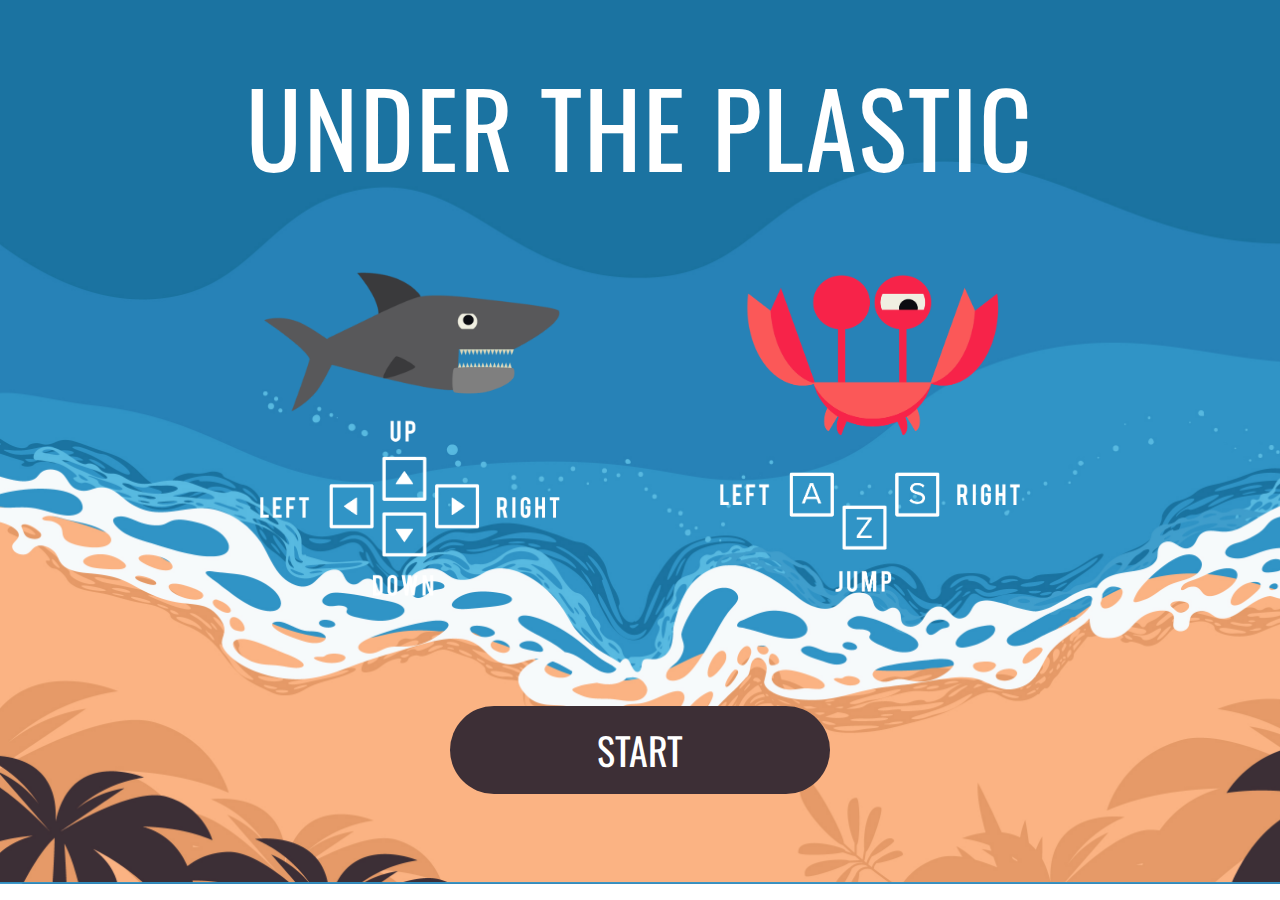
<file: index.html>
<!DOCTYPE html>
<html lang="en">
<head>
    <meta charset="UTF-8">
    <meta name="viewport" content="width=device-width, initial-scale=1.0">
    <meta http-equiv="X-UA-Compatible" content="ie=e6dge">
    <title>Under the Plastic the Game</title>
    <link rel="stylesheet" href="styles/styles.css">
</head>
<body>
    <div class="wrapper">
        <h1>UNDER THE PLASTIC</h1>
        
        <div class="container-animals">
            <img src="imgs/controls1.png" alt="">
            <img src="imgs/controls2.png" alt="">
        </div>
        <a href="canvas.html" id="start-button" >START</a>
        </div>
</body>
</html>
</file>
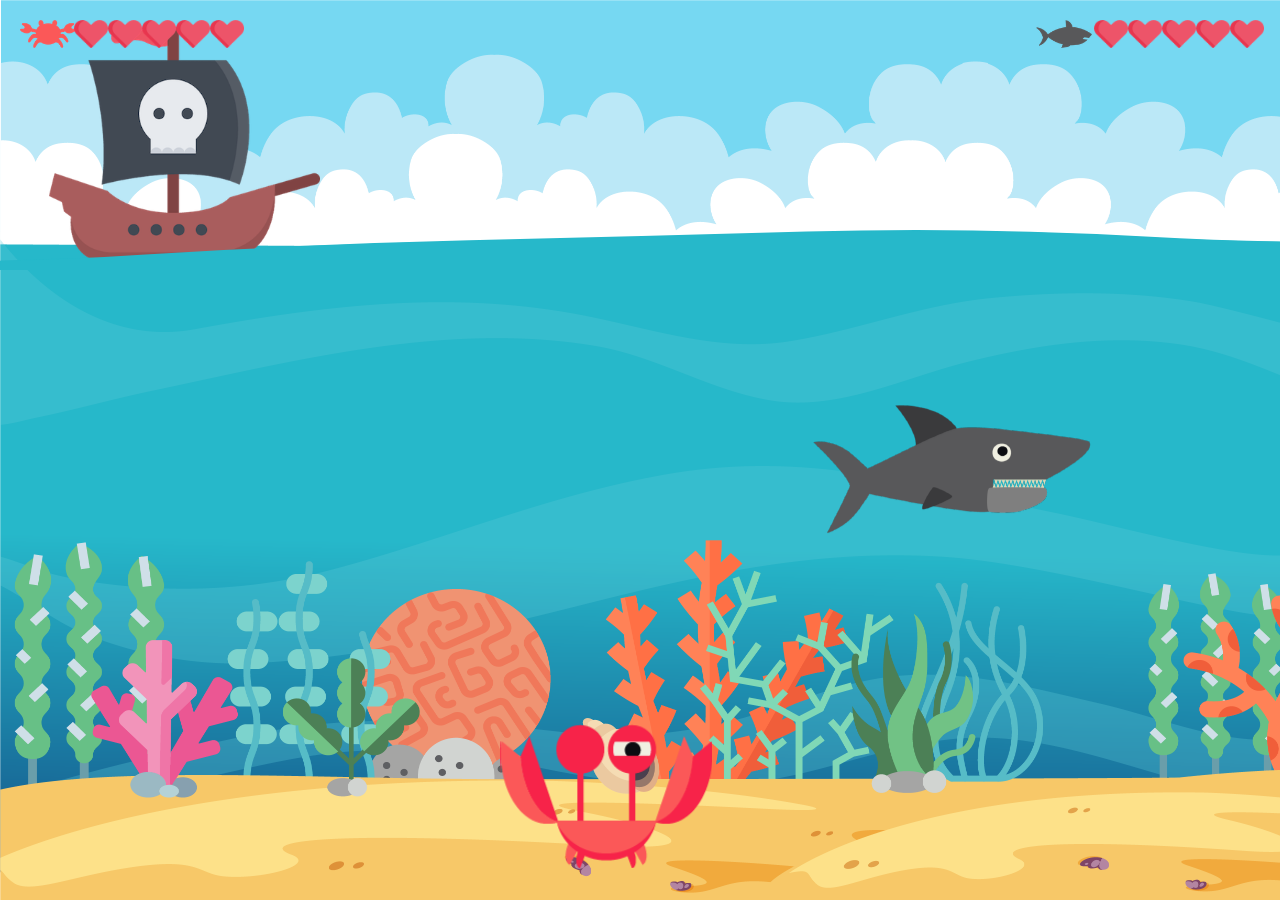
<file: canvas.html>
<!DOCTYPE html>
<html lang="en">
<head>
    <meta charset="UTF-8">
    <meta name="viewport" content="width=device-width, initial-scale=1.0">
    <meta http-equiv="X-UA-Compatible" content="ie=edge">
    <title>The Game</title>
    <link rel="stylesheet" href="styles/styles-canvas.css">

</head>
<body>
    <canvas></canvas>
    <script src="scripts/main.js"></script>
    <!-- <script src="scripts/bubbles.js"></script> -->
    <script src="scripts/background.js"></script>
    <script src="scripts/heros.js"></script>
    <script src="scripts/agüita.js"></script>
    <script src="scripts/pirates.js"></script>
    <script src="scripts/lifes.js"></script>
    <script src="scripts/food.js"></script>
    <script src="scripts/variables.js"></script>
    <script src="scripts/handlers.js"></script>
    <script>
        startGame();
    </script>
</body>
</html>
</file>
<file: styles/styles.css>
@import url('https://fonts.googleapis.com/css?family=Oswald:400,600&display=swap');

 * {
  margin: 0;
  padding: 0;
}

body {
  font-family: 'Oswald', sans-serif;
  color: #fff;
  width: 100%;
  height: 100%;
  background-image: url('../imgs/beach-bg-01.jpg');
  background-repeat: no-repeat;
  background-size: cover;
  font-family: 'Oswald', sans-serif;
}

h1 {
  font-family: 'Oswald', sans-serif;
  letter-spacing: 2px;
  font-size: 6.4rem;
  font-weight: 400;
  padding: 50px 0;
}

.wrapper {
  text-align: center;
  display: flex;
  flex-direction: column;
  justify-content: center;
  align-items: colums;
}

a {
  font-size: 38px;
  padding: 16px 40px;
  margin: 90px auto;
  width: 300px;
  border-radius: 50px;
  background: #3D2F36;
  color: white;
  font-family: 'Oswald', sans-serif;
  text-decoration: none;
  text-align: center
}

a:hover {
  background: #F72249;
  color: #fff;
}

a>div {
  text-align: center;
  padding: 50px 0;
}

.container-animals {
  display: flex;
  flex-wrap: wrap;
  padding: 20px 0;
  align-items: center;
  justify-content: center;
}

img {
  width: 300px;
  padding: 0 80px;
}
</file>
<file: styles/styles-canvas.css>
@import url('https://fonts.googleapis.com/css?family=Oswald:400,600&display=swap');

 * {
  margin: 0;
  padding: 0;
}
</file>
